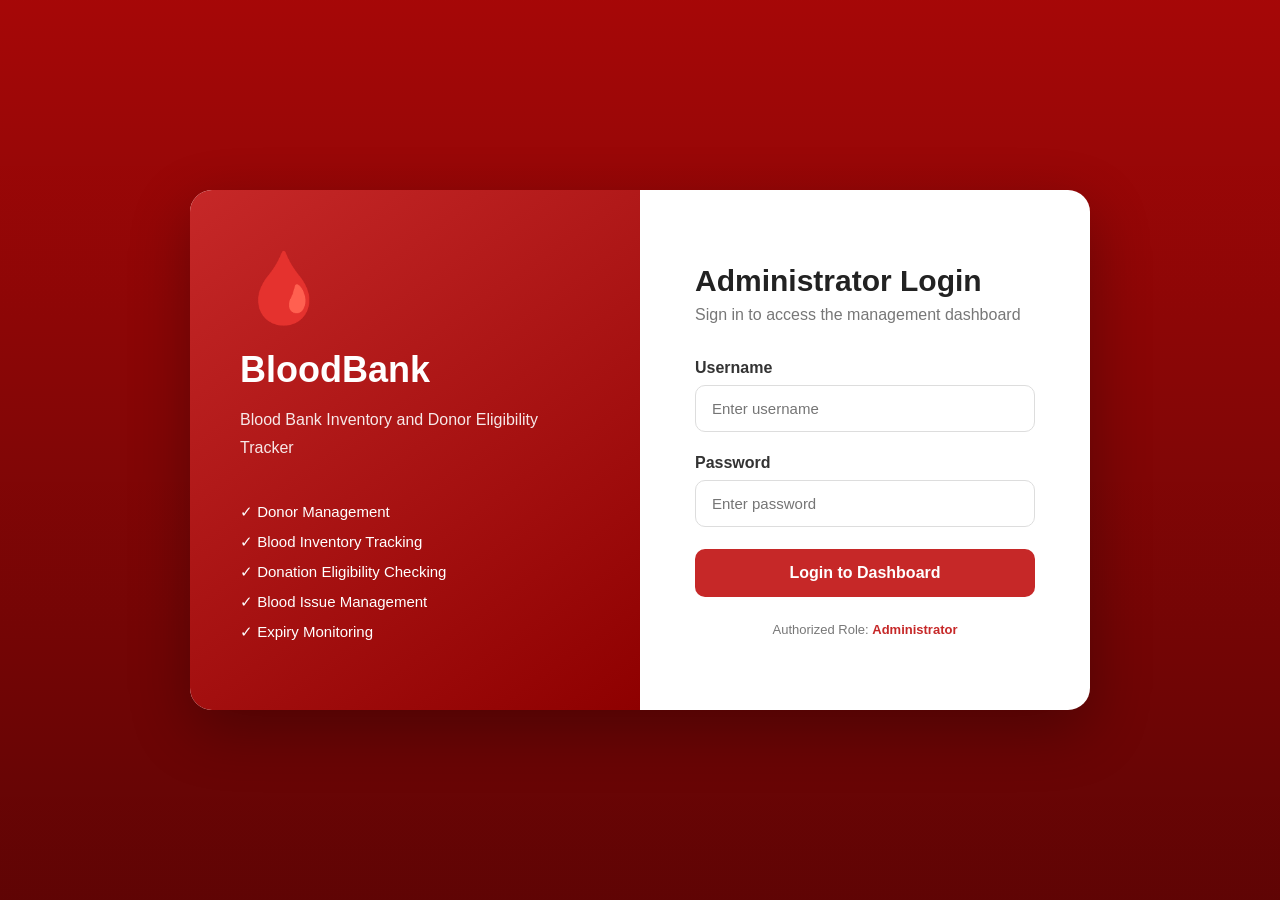
<file: ${project.build.directory}/classes/static/login.html>
<!DOCTYPE html>
<html lang="en">
<head>
    <meta charset="UTF-8">
    <meta name="viewport" content="width=device-width, initial-scale=1.0">

    <title>BloodBank | Administrator Login</title>

    <style>
        * {
            margin: 0;
            padding: 0;
            box-sizing: border-box;
            font-family: Arial, sans-serif;
        }

        body {
            min-height: 100vh;
            display: flex;
            justify-content: center;
            align-items: center;
            background:
                    linear-gradient(rgba(160, 0, 0, 0.75), rgba(80, 0, 0, 0.85)),
                    #b71c1c;
        }

        .login-container {
            width: 900px;
            max-width: 92%;
            min-height: 520px;
            display: flex;
            background: white;
            border-radius: 22px;
            overflow: hidden;
            box-shadow: 0 20px 60px rgba(0,0,0,0.3);
        }

        .left-panel {
            width: 50%;
            padding: 50px;
            background: linear-gradient(145deg, #c62828, #8e0000);
            color: white;
            display: flex;
            flex-direction: column;
            justify-content: center;
        }

        .blood-icon {
            font-size: 70px;
            margin-bottom: 20px;
        }

        .left-panel h1 {
            font-size: 36px;
            margin-bottom: 15px;
        }

        .left-panel p {
            line-height: 1.7;
            opacity: 0.9;
            font-size: 16px;
        }

        .features {
            margin-top: 30px;
        }

        .features div {
            margin: 12px 0;
            font-size: 15px;
        }

        .right-panel {
            width: 50%;
            padding: 55px;
            display: flex;
            flex-direction: column;
            justify-content: center;
        }

        .right-panel h2 {
            font-size: 30px;
            color: #222;
            margin-bottom: 8px;
        }

        .subtitle {
            color: #777;
            margin-bottom: 35px;
        }

        .input-group {
            margin-bottom: 22px;
        }

        .input-group label {
            display: block;
            font-weight: bold;
            margin-bottom: 8px;
            color: #333;
        }

        .input-group input {
            width: 100%;
            padding: 14px 16px;
            border: 1px solid #ddd;
            border-radius: 10px;
            font-size: 15px;
            outline: none;
        }

        .input-group input:focus {
            border-color: #c62828;
            box-shadow: 0 0 0 3px rgba(198,40,40,0.1);
        }

        .login-btn {
            width: 100%;
            padding: 15px;
            border: none;
            border-radius: 10px;
            background: #c62828;
            color: white;
            font-size: 16px;
            font-weight: bold;
            cursor: pointer;
            transition: 0.2s;
        }

        .login-btn:hover {
            background: #a51f1f;
        }

        .error {
            display: none;
            margin-bottom: 18px;
            padding: 12px;
            border-radius: 8px;
            background: #ffebee;
            color: #c62828;
            font-size: 14px;
        }

        .role {
            text-align: center;
            margin-top: 25px;
            color: #777;
            font-size: 13px;
        }

        .role span {
            color: #c62828;
            font-weight: bold;
        }

        @media(max-width: 700px) {
            .login-container {
                flex-direction: column;
            }

            .left-panel,
            .right-panel {
                width: 100%;
            }

            .left-panel {
                padding: 35px;
            }

            .right-panel {
                padding: 35px;
            }
        }
    </style>
</head>

<body>

<div class="login-container">

    <!-- LEFT SIDE -->
    <div class="left-panel">

        <div class="blood-icon">🩸</div>

        <h1>BloodBank</h1>

        <p>
            Blood Bank Inventory and Donor Eligibility Tracker
        </p>

        <div class="features">
            <div>✓ Donor Management</div>
            <div>✓ Blood Inventory Tracking</div>
            <div>✓ Donation Eligibility Checking</div>
            <div>✓ Blood Issue Management</div>
            <div>✓ Expiry Monitoring</div>
        </div>

    </div>


    <!-- RIGHT SIDE -->
    <div class="right-panel">

        <h2>Administrator Login</h2>

        <p class="subtitle">
            Sign in to access the management dashboard
        </p>

        <div id="errorMessage" class="error">
            Invalid username or password.
        </div>

        <form id="loginForm">

            <div class="input-group">
                <label>Username</label>

                <input
                        type="text"
                        id="username"
                        placeholder="Enter username"
                        required
                >
            </div>


            <div class="input-group">
                <label>Password</label>

                <input
                        type="password"
                        id="password"
                        placeholder="Enter password"
                        required
                >
            </div>


            <button type="submit" class="login-btn">
                Login to Dashboard
            </button>

        </form>

        <div class="role">
            Authorized Role:
            <span>Administrator</span>
        </div>

    </div>

</div>


<script>

    const loginForm = document.getElementById("loginForm");

    loginForm.addEventListener("submit", function(event) {

        event.preventDefault();

        const username =
            document.getElementById("username").value.trim();

        const password =
            document.getElementById("password").value;

        const errorMessage =
            document.getElementById("errorMessage");


        // Administrator credentials
        if (username === "admin" && password === "admin123") {

            // Store login state
            sessionStorage.setItem("isLoggedIn", "true");

            // Go to dashboard
            window.location.href = "/index.html";

        } else {

            errorMessage.style.display = "block";

        }

    });

</script>

</body>
</html>
</file>
